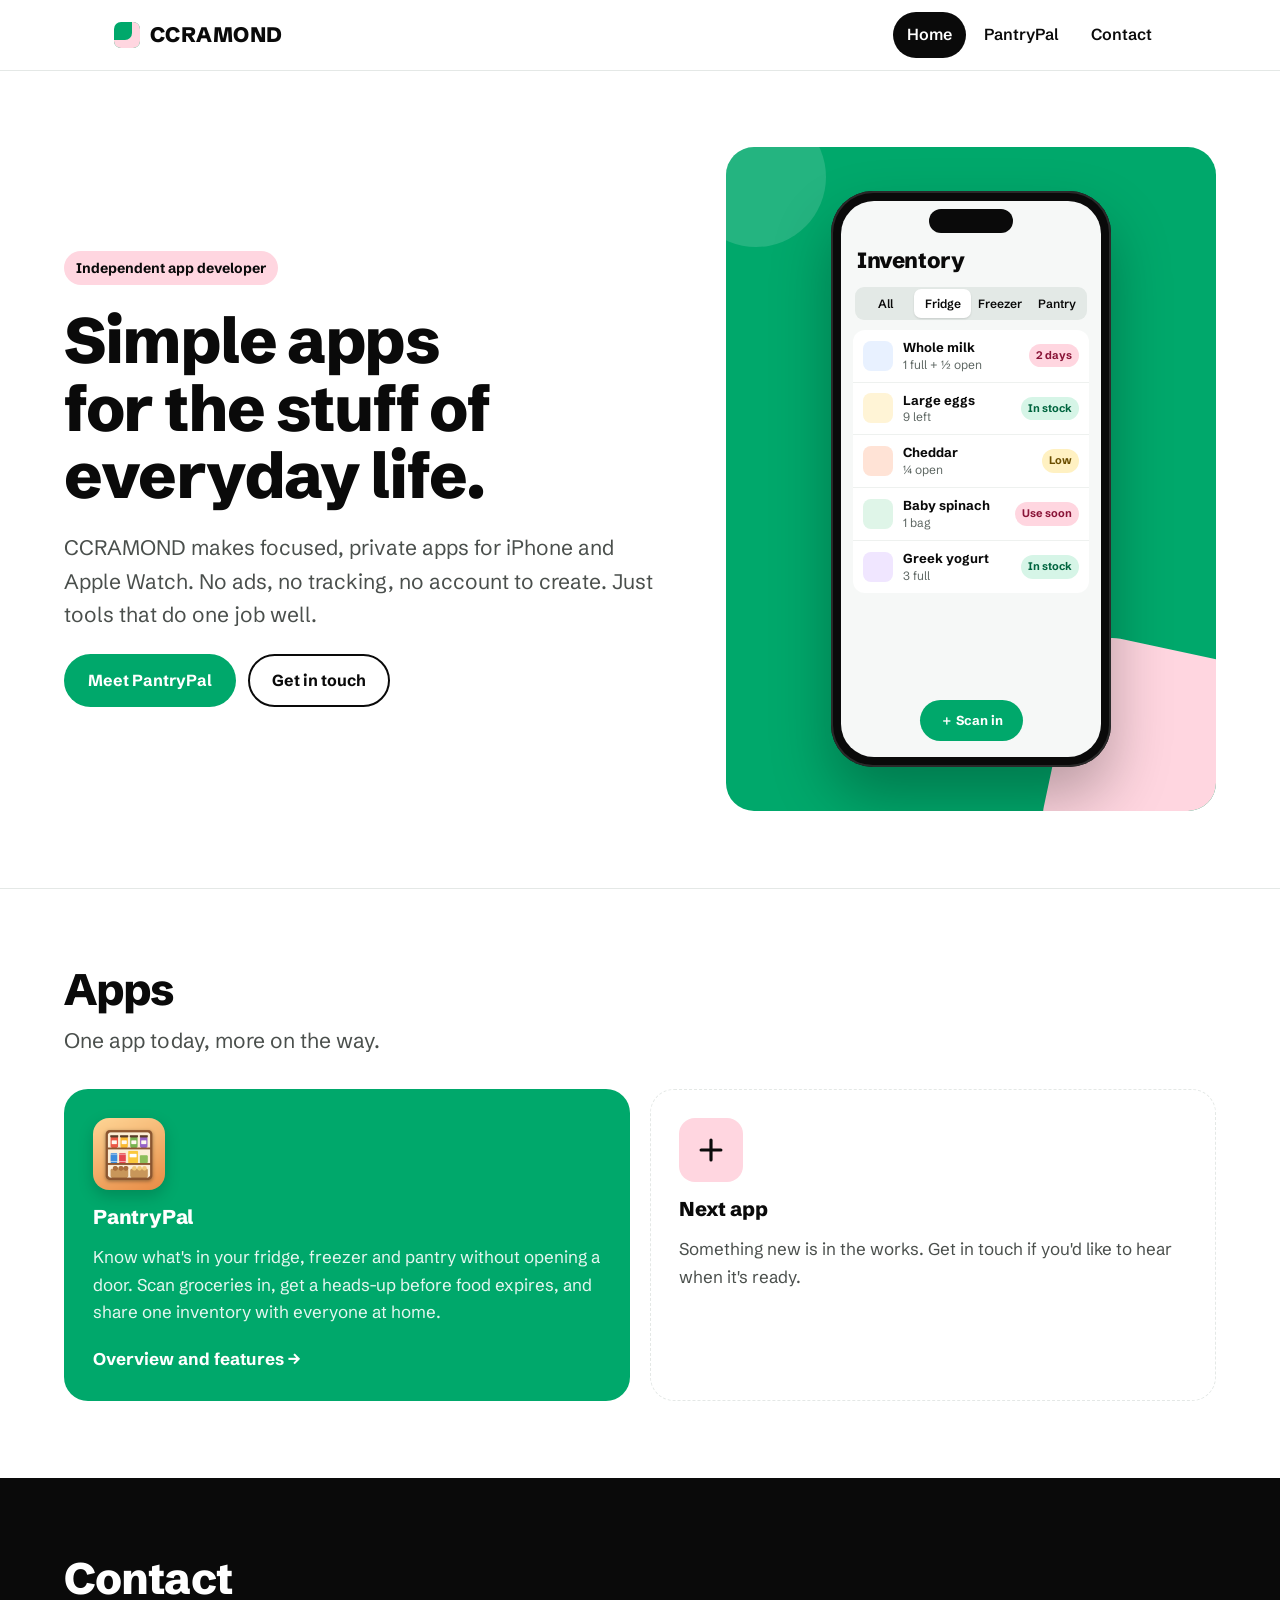
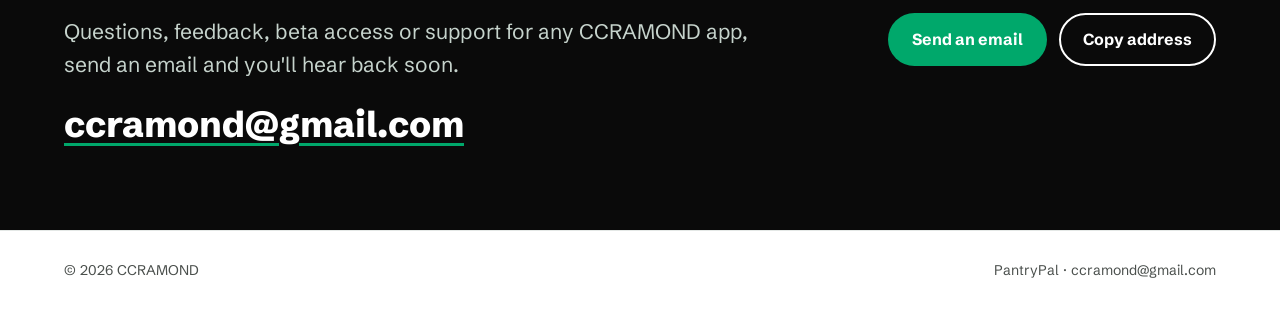
<file: index.html>
<!DOCTYPE html>
<html lang="en">
<head>
<meta charset="utf-8">
<meta name="viewport" content="width=device-width, initial-scale=1">
<title>CCRAMOND | Apps</title>
<meta name="description" content="CCRAMOND builds simple, private apps for everyday life, starting with PantryPal for iPhone and Apple Watch.">
<link rel="preconnect" href="https://fonts.googleapis.com">
<link rel="preconnect" href="https://fonts.gstatic.com" crossorigin>
<link href="https://fonts.googleapis.com/css2?family=Schibsted+Grotesk:wght@400;600;700;800&display=swap" rel="stylesheet">
<link rel="stylesheet" href="style.css">
</head>
<body>

<header>
  <div class="wrap">
    <a class="logo" href="index.html"><i aria-hidden="true"></i>CCRAMOND</a>
    <nav aria-label="Main">
      <a href="index.html" aria-current="page">Home</a>
      <a href="pantrypal.html">PantryPal</a>
      <a href="index.html#contact">Contact</a>
    </nav>
  </div>
</header>

<main>
  <section class="band hero">
    <div class="wrap">
      <div class="copy">
        <span class="tag">Independent app developer</span>
        <h1>Simple apps for the stuff of everyday life.</h1>
        <p class="lead">CCRAMOND makes focused, private apps for iPhone and Apple Watch. No ads, no tracking, no account to create. Just tools that do one job well.</p>
        <div class="row">
          <a class="btn primary" href="pantrypal.html">Meet PantryPal</a>
          <a class="btn ghost" href="#contact">Get in touch</a>
        </div>
      </div>

      <div class="stage" aria-hidden="true">
        <div class="phone">
          <div class="screen">
            <div class="island"></div>
            <div class="bar"><b>Inventory</b></div>
            <div class="seg"><span>All</span><span class="on">Fridge</span><span>Freezer</span><span>Pantry</span></div>
            <div class="list">
              <div class="item"><span class="dot" style="background:#e8f1ff"></span><div><strong>Whole milk</strong><small>1 full + ½ open</small></div><span class="badge b-warn">2 days</span></div>
              <div class="item"><span class="dot" style="background:#fff4d6"></span><div><strong>Large eggs</strong><small>9 left</small></div><span class="badge b-ok">In stock</span></div>
              <div class="item"><span class="dot" style="background:#ffe3d6"></span><div><strong>Cheddar</strong><small>¼ open</small></div><span class="badge b-low">Low</span></div>
              <div class="item"><span class="dot" style="background:#dff5e8"></span><div><strong>Baby spinach</strong><small>1 bag</small></div><span class="badge b-warn">Use soon</span></div>
              <div class="item"><span class="dot" style="background:#f0e6ff"></span><div><strong>Greek yogurt</strong><small>3 full</small></div><span class="badge b-ok">In stock</span></div>
            </div>
            <div class="fab">＋ Scan in</div>
          </div>
        </div>
      </div>
    </div>
  </section>

  <section class="band" id="apps" style="border-top:1px solid var(--line)">
    <div class="wrap">
      <h2>Apps</h2>
      <p class="lead" style="margin-top:12px">One app today, more on the way.</p>
      <div class="apps">
        <a class="app feature" href="pantrypal.html">
          <img class="appicon" src="images/pantrypal-icon.png" width="72" height="72" alt="PantryPal app icon">
          <h3>PantryPal</h3>
          <p>Know what's in your fridge, freezer and pantry without opening a door. Scan groceries in, get a heads-up before food expires, and share one inventory with everyone at home.</p>
          <span class="more">Overview and features →</span>
        </a>
        <div class="app soon">
          <span class="icon" style="background:var(--pink)">
            <svg viewBox="0 0 40 40" width="36" height="36" aria-hidden="true"><path d="M20 9v22M9 20h22" stroke="currentColor" stroke-width="3.5" stroke-linecap="round" style="color:var(--pink-ink)"/></svg>
          </span>
          <h3>Next app</h3>
          <p>Something new is in the works. Get in touch if you'd like to hear when it's ready.</p>
        </div>
      </div>
    </div>
  </section>

  <section class="band contact" id="contact">
    <div class="wrap box">
      <div style="display:grid;gap:14px">
        <h2>Contact</h2>
        <p class="lead">Questions, feedback, beta access or support for any CCRAMOND app, send an email and you'll hear back soon.</p>
        <a class="mail" href="mailto:ccramond@gmail.com">ccramond@gmail.com</a>
      </div>
      <div style="display:grid;gap:10px;justify-items:start">
        <div class="row">
          <a class="btn primary" href="mailto:ccramond@gmail.com?subject=Hello%20from%20ccramond.com">Send an email</a>
          <button class="btn ghost" id="copy" type="button">Copy address</button>
        </div>
        <p class="note" id="copied" aria-live="polite"></p>
      </div>
    </div>
  </section>
</main>

<footer>
  <div class="wrap">
    <span>© <span id="yr">2026</span> CCRAMOND</span>
    <span><a href="pantrypal.html">PantryPal</a> · <a href="mailto:ccramond@gmail.com">ccramond@gmail.com</a></span>
  </div>
</footer>

<script>
{
  const yr = document.getElementById('yr');
  yr.textContent = new Date().getFullYear();
  const btn = document.getElementById('copy'), note = document.getElementById('copied');
  btn.addEventListener('click', async () => {
    try { await navigator.clipboard.writeText('ccramond@gmail.com'); note.textContent = 'Copied to clipboard.'; }
    catch (e) { note.textContent = 'Copy failed. The address is ccramond@gmail.com'; }
  });
}
</script>
</body>
</html>
</file>
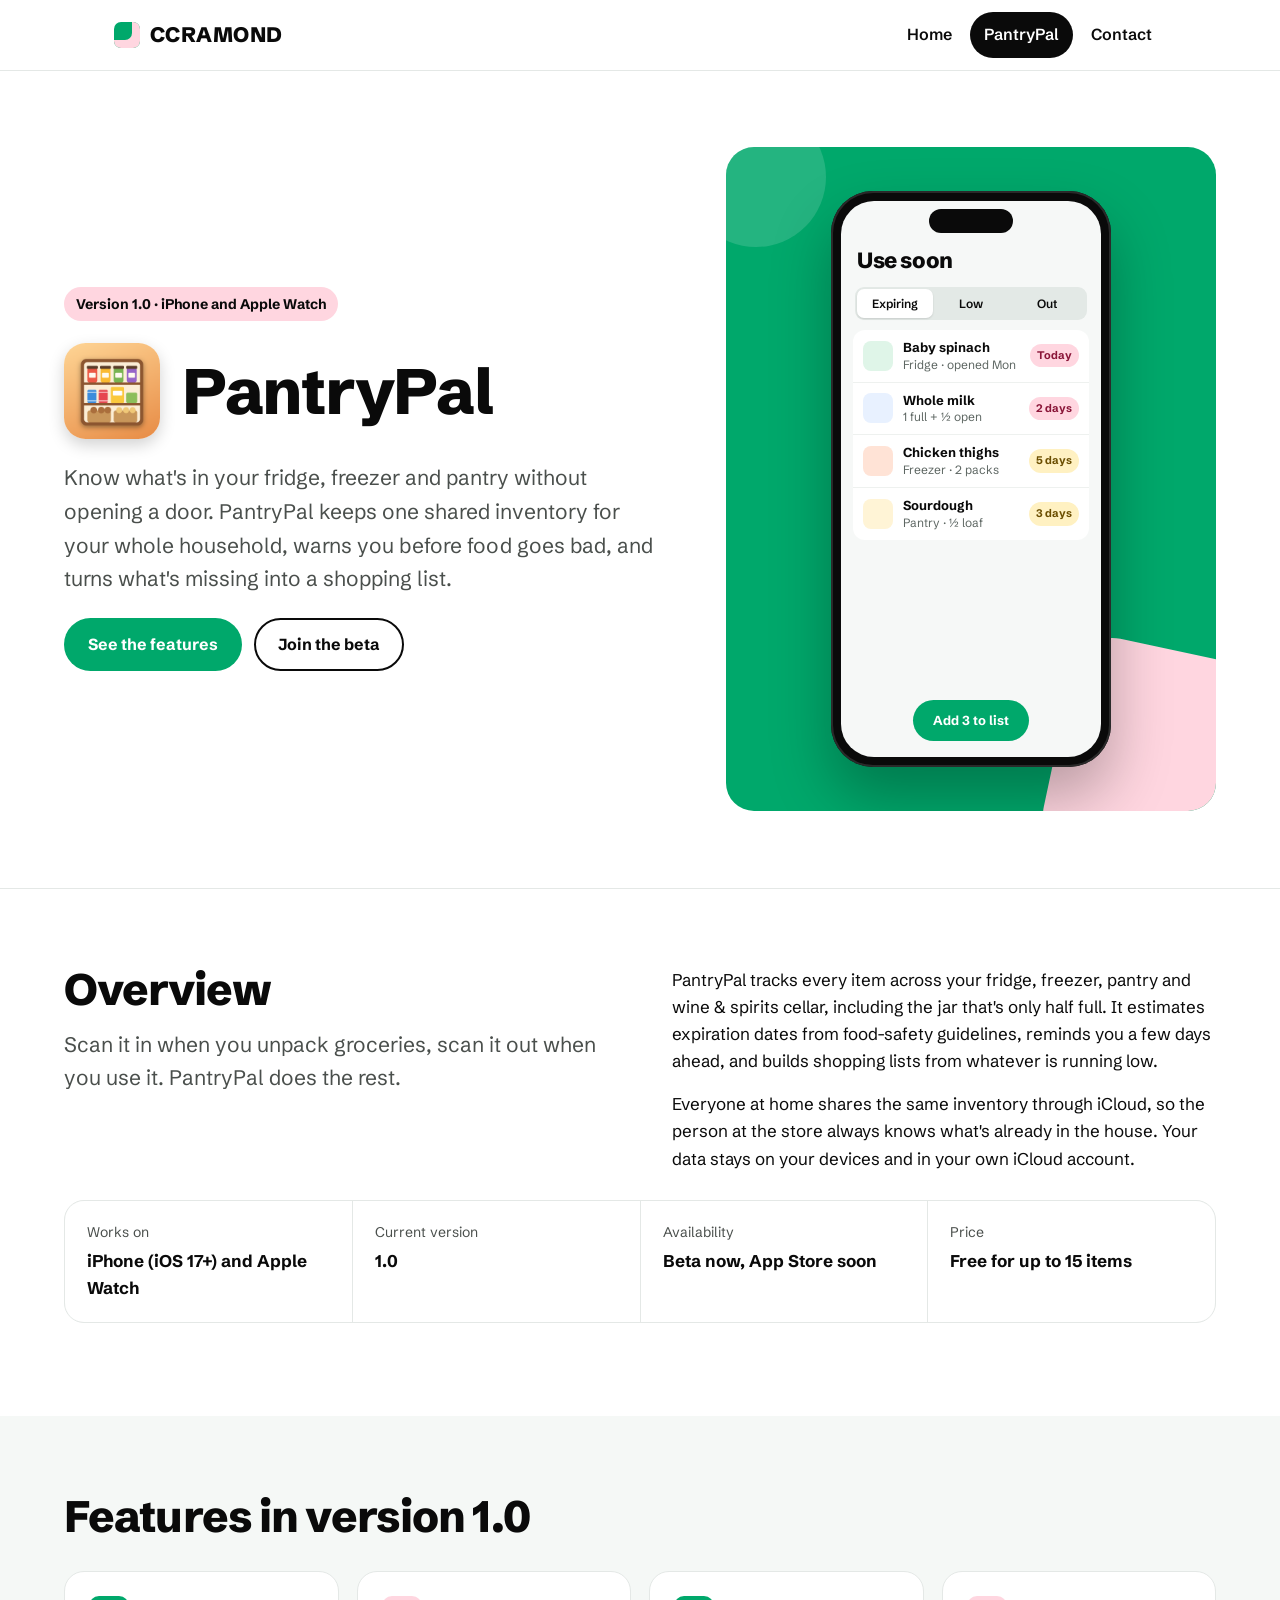
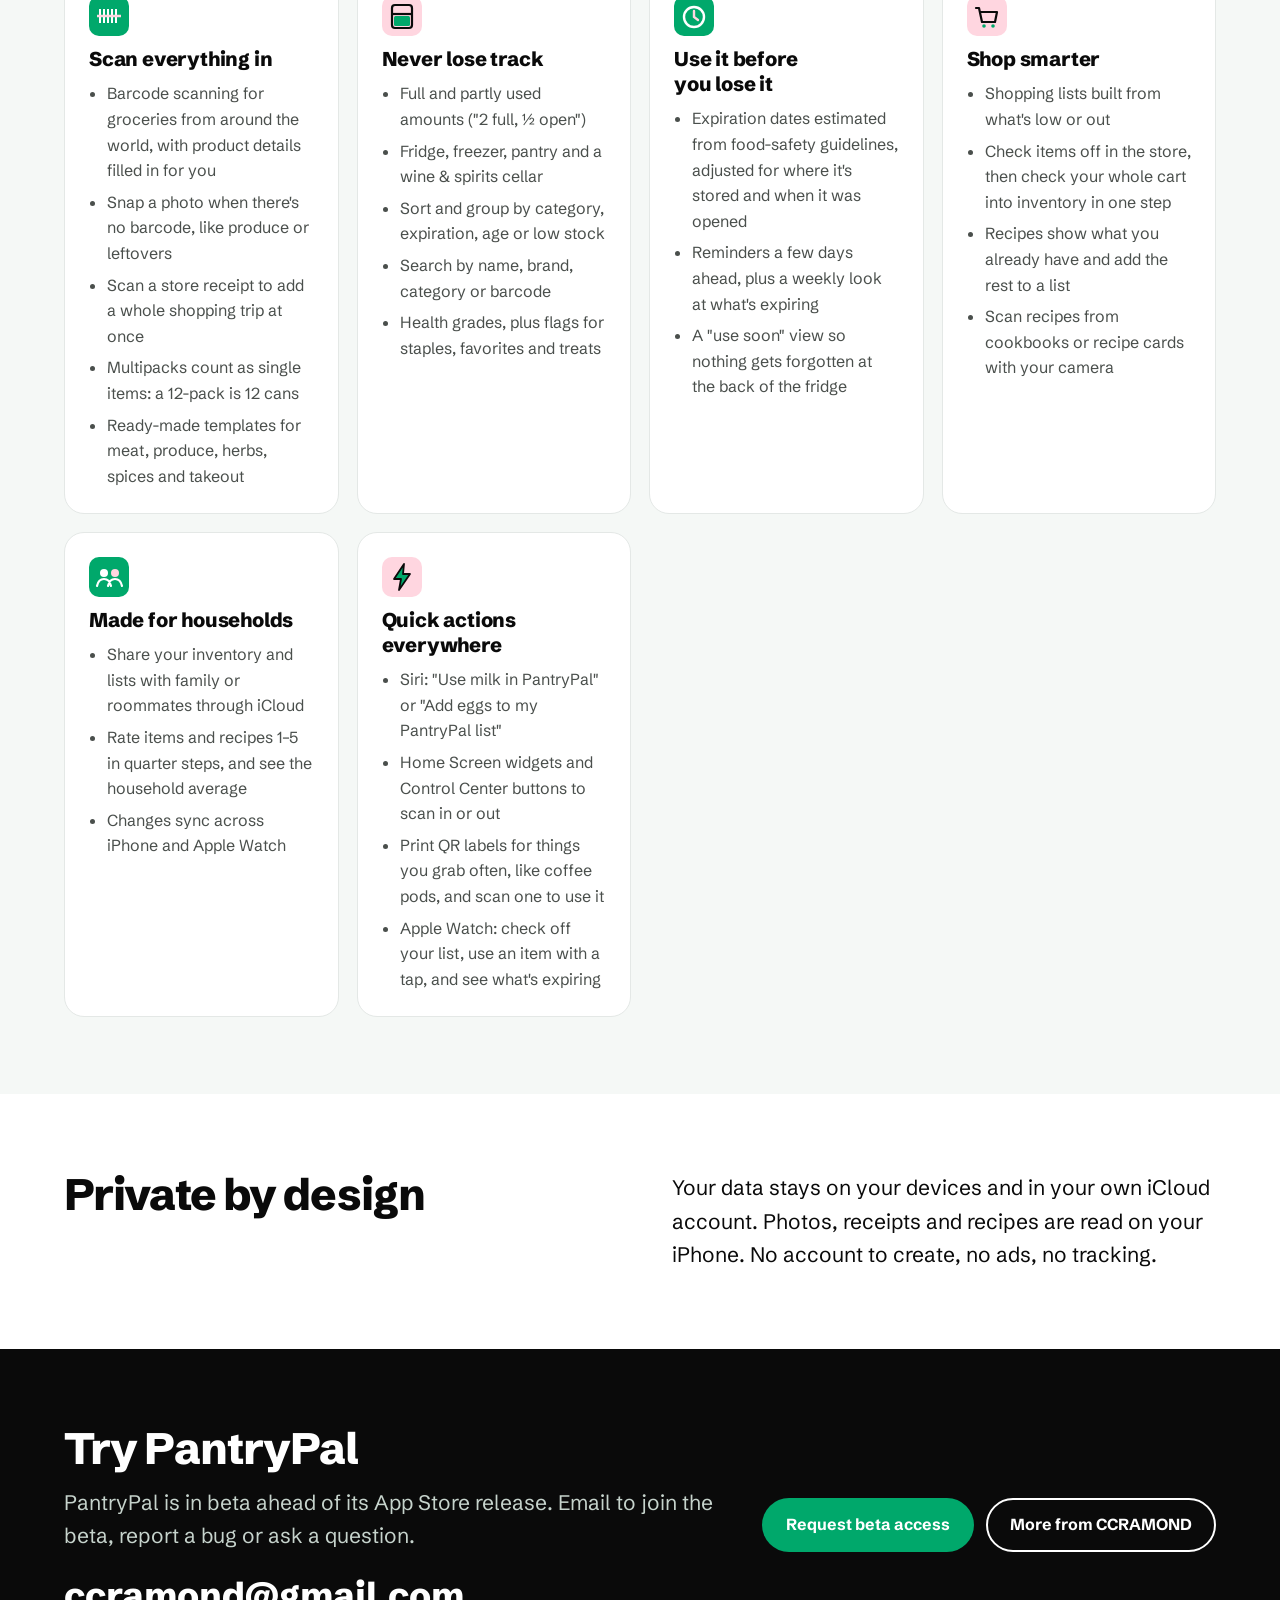
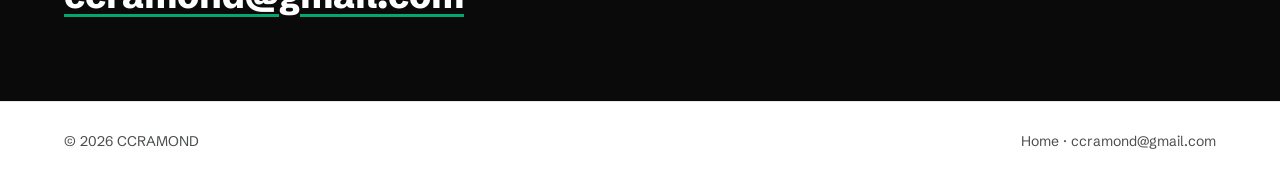
<file: pantrypal.html>
<!DOCTYPE html>
<html lang="en">
<head>
<meta charset="utf-8">
<meta name="viewport" content="width=device-width, initial-scale=1">
<title>PantryPal | CCRAMOND</title>
<meta name="description" content="PantryPal keeps one shared inventory of your fridge, freezer and pantry, warns you before food expires, and turns what's missing into a shopping list.">
<link rel="preconnect" href="https://fonts.googleapis.com">
<link rel="preconnect" href="https://fonts.gstatic.com" crossorigin>
<link href="https://fonts.googleapis.com/css2?family=Schibsted+Grotesk:wght@400;600;700;800&display=swap" rel="stylesheet">
<link rel="stylesheet" href="style.css">
<link rel="icon" type="image/png" href="images/pantrypal-favicon.png">
<link rel="apple-touch-icon" href="images/pantrypal-touch-icon.png">
</head>
<body>

<header>
  <div class="wrap">
    <a class="logo" href="index.html"><i aria-hidden="true"></i>CCRAMOND</a>
    <nav aria-label="Main">
      <a href="index.html">Home</a>
      <a href="pantrypal.html" aria-current="page">PantryPal</a>
      <a href="index.html#contact">Contact</a>
    </nav>
  </div>
</header>

<main>
  <section class="band hero">
    <div class="wrap">
      <div class="copy">
        <span class="tag">Version 1.0 · iPhone and Apple Watch</span>
        <div class="title-row">
          <img class="appicon big" src="images/pantrypal-icon.png" width="96" height="96" alt="PantryPal app icon">
          <h1>PantryPal</h1>
        </div>
        <p class="lead">Know what's in your fridge, freezer and pantry without opening a door. PantryPal keeps one shared inventory for your whole household, warns you before food goes bad, and turns what's missing into a shopping list.</p>
        <div class="row">
          <a class="btn primary" href="#features">See the features</a>
          <a class="btn ghost" href="mailto:ccramond@gmail.com?subject=PantryPal%20beta">Join the beta</a>
        </div>
      </div>

      <div class="stage" aria-hidden="true">
        <div class="phone">
          <div class="screen">
            <div class="island"></div>
            <div class="bar"><b>Use soon</b></div>
            <div class="seg"><span class="on">Expiring</span><span>Low</span><span>Out</span></div>
            <div class="list">
              <div class="item"><span class="dot" style="background:#dff5e8"></span><div><strong>Baby spinach</strong><small>Fridge · opened Mon</small></div><span class="badge b-warn">Today</span></div>
              <div class="item"><span class="dot" style="background:#e8f1ff"></span><div><strong>Whole milk</strong><small>1 full + ½ open</small></div><span class="badge b-warn">2 days</span></div>
              <div class="item"><span class="dot" style="background:#ffe3d6"></span><div><strong>Chicken thighs</strong><small>Freezer · 2 packs</small></div><span class="badge b-low">5 days</span></div>
              <div class="item"><span class="dot" style="background:#fff4d6"></span><div><strong>Sourdough</strong><small>Pantry · ½ loaf</small></div><span class="badge b-low">3 days</span></div>
            </div>
            <div class="fab">Add 3 to list</div>
          </div>
        </div>
      </div>
    </div>
  </section>

  <section class="band" style="border-top:1px solid var(--line)">
    <div class="wrap split">
      <div class="copy">
        <h2>Overview</h2>
        <p class="lead">Scan it in when you unpack groceries, scan it out when you use it. PantryPal does the rest.</p>
      </div>
      <div class="copy">
        <p>PantryPal tracks every item across your fridge, freezer, pantry and wine &amp; spirits cellar, including the jar that's only half full. It estimates expiration dates from food-safety guidelines, reminds you a few days ahead, and builds shopping lists from whatever is running low.</p>
        <p>Everyone at home shares the same inventory through iCloud, so the person at the store always knows what's already in the house. Your data stays on your devices and in your own iCloud account.</p>
      </div>
    </div>
    <div class="wrap">
      <dl class="facts">
        <div><dt>Works on</dt><dd>iPhone (iOS 17+) and Apple Watch</dd></div>
        <div><dt>Current version</dt><dd>1.0</dd></div>
        <div><dt>Availability</dt><dd>Beta now, App Store soon</dd></div>
        <div><dt>Price</dt><dd>Free for up to 15 items</dd></div>
      </dl>
    </div>
  </section>

  <section class="band" id="features" style="background:var(--card)">
    <div class="wrap">
      <h2>Features in version 1.0</h2>
      <div class="features">
        <article class="feat" style="background:var(--bg)">
          <svg viewBox="0 0 40 40" aria-hidden="true"><rect width="40" height="40" rx="10" fill="#00a86b"/><path d="M11 13v14M15 13v14M19 13v14M23 13v14M27 13v14" stroke="#fff" stroke-width="2"/><path d="M8 20h24" stroke="#ffd6e0" stroke-width="2.5"/></svg>
          <h3>Scan everything in</h3>
          <ul>
            <li>Barcode scanning for groceries from around the world, with product details filled in for you</li>
            <li>Snap a photo when there's no barcode, like produce or leftovers</li>
            <li>Scan a store receipt to add a whole shopping trip at once</li>
            <li>Multipacks count as single items: a 12-pack is 12 cans</li>
            <li>Ready-made templates for meat, produce, herbs, spices and takeout</li>
          </ul>
        </article>
        <article class="feat" style="background:var(--bg)">
          <svg viewBox="0 0 40 40" aria-hidden="true"><rect width="40" height="40" rx="10" fill="#ffd6e0"/><rect x="10" y="9" width="20" height="23" rx="3" fill="none" stroke="#0a0a0a" stroke-width="2.2"/><path d="M10 18h20" stroke="#0a0a0a" stroke-width="2.2"/><rect x="12" y="20" width="16" height="10" rx="1.5" fill="#00a86b"/></svg>
          <h3>Never lose track</h3>
          <ul>
            <li>Full and partly used amounts ("2 full, ½ open")</li>
            <li>Fridge, freezer, pantry and a wine &amp; spirits cellar</li>
            <li>Sort and group by category, expiration, age or low stock</li>
            <li>Search by name, brand, category or barcode</li>
            <li>Health grades, plus flags for staples, favorites and treats</li>
          </ul>
        </article>
        <article class="feat" style="background:var(--bg)">
          <svg viewBox="0 0 40 40" aria-hidden="true"><rect width="40" height="40" rx="10" fill="#00a86b"/><circle cx="20" cy="21" r="10" fill="none" stroke="#fff" stroke-width="2.4"/><path d="M20 15v6l4 3" stroke="#ffd6e0" stroke-width="2.4" stroke-linecap="round" fill="none"/></svg>
          <h3>Use it before you lose it</h3>
          <ul>
            <li>Expiration dates estimated from food-safety guidelines, adjusted for where it's stored and when it was opened</li>
            <li>Reminders a few days ahead, plus a weekly look at what's expiring</li>
            <li>A "use soon" view so nothing gets forgotten at the back of the fridge</li>
          </ul>
        </article>
        <article class="feat" style="background:var(--bg)">
          <svg viewBox="0 0 40 40" aria-hidden="true"><rect width="40" height="40" rx="10" fill="#ffd6e0"/><path d="M9 12h3l3 14h13l2-10H14" fill="none" stroke="#0a0a0a" stroke-width="2.2" stroke-linejoin="round" stroke-linecap="round"/><circle cx="17" cy="30" r="1.8" fill="#00a86b"/><circle cx="26" cy="30" r="1.8" fill="#00a86b"/></svg>
          <h3>Shop smarter</h3>
          <ul>
            <li>Shopping lists built from what's low or out</li>
            <li>Check items off in the store, then check your whole cart into inventory in one step</li>
            <li>Recipes show what you already have and add the rest to a list</li>
            <li>Scan recipes from cookbooks or recipe cards with your camera</li>
          </ul>
        </article>
        <article class="feat" style="background:var(--bg)">
          <svg viewBox="0 0 40 40" aria-hidden="true"><rect width="40" height="40" rx="10" fill="#00a86b"/><circle cx="15" cy="16" r="4" fill="#fff"/><circle cx="26" cy="16" r="4" fill="#ffd6e0"/><path d="M8 29c1-5 4-7 7-7s6 2 7 7M19 29c1-5 4-7 7-7s6 2 7 7" fill="none" stroke="#fff" stroke-width="2.2" stroke-linecap="round"/></svg>
          <h3>Made for households</h3>
          <ul>
            <li>Share your inventory and lists with family or roommates through iCloud</li>
            <li>Rate items and recipes 1–5 in quarter steps, and see the household average</li>
            <li>Changes sync across iPhone and Apple Watch</li>
          </ul>
        </article>
        <article class="feat" style="background:var(--bg)">
          <svg viewBox="0 0 40 40" aria-hidden="true"><rect width="40" height="40" rx="10" fill="#ffd6e0"/><path d="M22 7L12 22h7l-2 11 11-16h-7z" fill="#00a86b" stroke="#0a0a0a" stroke-width="1.8" stroke-linejoin="round"/></svg>
          <h3>Quick actions everywhere</h3>
          <ul>
            <li>Siri: "Use milk in PantryPal" or "Add eggs to my PantryPal list"</li>
            <li>Home Screen widgets and Control Center buttons to scan in or out</li>
            <li>Print QR labels for things you grab often, like coffee pods, and scan one to use it</li>
            <li>Apple Watch: check off your list, use an item with a tap, and see what's expiring</li>
          </ul>
        </article>
      </div>
    </div>
  </section>

  <section class="band">
    <div class="wrap split">
      <div class="copy">
        <h2>Private by design</h2>
      </div>
      <div class="copy">
        <p class="lead" style="color:var(--ink)">Your data stays on your devices and in your own iCloud account. Photos, receipts and recipes are read on your iPhone. No account to create, no ads, no tracking.</p>
      </div>
    </div>
  </section>

  <section class="band contact">
    <div class="wrap box">
      <div style="display:grid;gap:14px">
        <h2>Try PantryPal</h2>
        <p class="lead">PantryPal is in beta ahead of its App Store release. Email to join the beta, report a bug or ask a question.</p>
        <a class="mail" href="mailto:ccramond@gmail.com?subject=PantryPal">ccramond@gmail.com</a>
      </div>
      <div class="row">
        <a class="btn primary" href="mailto:ccramond@gmail.com?subject=PantryPal%20beta">Request beta access</a>
        <a class="btn ghost" href="index.html">More from CCRAMOND</a>
      </div>
    </div>
  </section>
</main>

<footer>
  <div class="wrap">
    <span>© <span id="yr">2026</span> CCRAMOND</span>
    <span><a href="index.html">Home</a> · <a href="mailto:ccramond@gmail.com">ccramond@gmail.com</a></span>
  </div>
</footer>

<script>
{ document.getElementById('yr').textContent = new Date().getFullYear(); }
</script>
</body>
</html>
</file>
<file: style.css>
/*
VOICE: calm, confident indie studio; a few words, lots of air.
IDEA: the pantry shelf label: crisp blocks of colour, bold type, items in tidy rows.
PICTURE: an iPhone showing PantryPal's inventory, drawn in HTML so it stays sharp.
COLOUR and TYPE: white, emerald #00a86b, pale pink #ffd6e0, black; night #04140d. Schibsted Grotesk.
LAYOUT: full-width bands cut into rectangles; content up to 1180px; stacks below 760px.
*/
:root{color-scheme:light dark;
  --bg:light-dark(#ffffff,#04140d);
  --ink:light-dark(#0a0a0a,#eef7f2);
  --soft:light-dark(#4a4f4c,#a9bfb3);
  --line:light-dark(#e4e8e6,#163326);
  --card:light-dark(#f5f8f6,#0a2318);
  --green:#00a86b;--green-ink:#ffffff;
  --pink:light-dark(#ffd6e0,#3a1d26);--pink-ink:light-dark(#0a0a0a,#ffd6e0);
  --deep:light-dark(#0a0a0a,#000c07)}
:root[data-theme=light]{color-scheme:light}:root[data-theme=dark]{color-scheme:dark}
*{box-sizing:border-box;min-width:0}
html{scroll-padding-top:80px;scroll-behavior:smooth}
@media(prefers-reduced-motion:reduce){html{scroll-behavior:auto}*{animation:none!important;transition:none!important}}
body{margin:0;background:var(--bg);color:var(--ink);font:17px/1.6 "Schibsted Grotesk",system-ui,-apple-system,"Segoe UI",sans-serif;overflow-x:clip}
a{color:inherit}
.wrap{max-width:1180px;margin:0 auto}
.band{padding:clamp(40px,6vw,88px) max(5vw,18px)}
h1,h2,h3{font-weight:800;line-height:1.05;margin:0;text-wrap:balance;letter-spacing:-.02em}
h1{font-size:clamp(38px,6vw,64px)}
h2{font-size:clamp(30px,4vw,44px)}
h3{font-size:20px;line-height:1.25;letter-spacing:-.01em}
p{margin:0}
.lead{font-size:clamp(18px,2vw,21px);color:var(--soft);max-width:34em}

/* header */
header{position:sticky;top:0;z-index:10;background:color-mix(in srgb,var(--bg) 88%,transparent);backdrop-filter:blur(10px);border-bottom:1px solid var(--line)}
header .wrap{display:flex;align-items:center;justify-content:space-between;gap:12px;flex-wrap:wrap;padding:12px max(5vw,18px)}
.logo{font-weight:800;font-size:21px;letter-spacing:.02em;text-decoration:none;display:flex;align-items:center;gap:10px}
.logo i{width:26px;height:26px;border-radius:7px;background:var(--green);display:inline-block;box-shadow:inset -8px -8px 0 var(--pink)}
nav{display:flex;gap:4px;flex-wrap:wrap}
nav a{text-decoration:none;font-weight:600;font-size:16px;padding:10px 14px;border-radius:999px;min-height:44px;display:inline-flex;align-items:center}
nav a:hover{background:var(--card)}
nav a[aria-current=page]{background:var(--ink);color:var(--bg)}
a:focus-visible,button:focus-visible{outline:3px solid var(--green);outline-offset:3px}

/* buttons */
.btn{display:inline-flex;align-items:center;gap:8px;min-height:48px;padding:12px 22px;border-radius:999px;font:inherit;font-weight:700;font-size:16px;text-decoration:none;border:2px solid transparent;cursor:pointer}
.btn.primary{background:var(--green);color:var(--green-ink)}
.btn.primary:hover{filter:brightness(1.07)}
.btn.ghost{border-color:currentColor;background:transparent;color:inherit}
.row{display:flex;gap:12px;flex-wrap:wrap;align-items:center}

/* hero */
.hero .wrap{display:grid;grid-template-columns:minmax(0,1.1fr) minmax(0,.9fr);gap:clamp(28px,5vw,64px);align-items:center}
.hero .copy{display:grid;gap:22px}
.tag{display:inline-block;width:max-content;max-width:100%;background:var(--pink);color:var(--pink-ink);font-weight:700;font-size:14px;padding:6px 12px;border-radius:999px}
.stage{background:var(--green);border-radius:28px;padding:clamp(24px,4vw,44px);display:grid;place-items:center;position:relative;overflow:hidden;min-height:440px}
.stage::before{content:"";position:absolute;right:-60px;bottom:-60px;width:220px;height:220px;border-radius:40px;background:var(--pink);transform:rotate(12deg)}
.stage::after{content:"";position:absolute;left:-40px;top:-40px;width:140px;height:140px;border-radius:50%;background:rgba(255,255,255,.14)}

/* phone mock-up */
.phone{position:relative;z-index:1;width:min(280px,100%);aspect-ratio:9/18.5;background:#0a0a0a;border-radius:42px;padding:10px;box-shadow:0 30px 60px rgba(0,0,0,.28),inset 0 0 0 2px #2a2a2a;animation:float 6s ease-in-out infinite}
@keyframes float{50%{transform:translateY(-8px)}}
.screen{height:100%;background:#f6f8f7;color:#0a0a0a;border-radius:33px;overflow:hidden;display:flex;flex-direction:column;font-size:13px}
.island{width:84px;height:24px;background:#0a0a0a;border-radius:20px;margin:8px auto 6px}
.screen .bar{padding:4px 16px 8px}
.screen .bar b{font-size:22px;font-weight:800;letter-spacing:-.02em}
.seg{display:flex;margin:0 14px 10px;background:#e3e9e6;border-radius:9px;padding:2px}
.seg span{flex:1;text-align:center;padding:5px 0;border-radius:7px;font-weight:600;font-size:12px}
.seg span.on{background:#fff;box-shadow:0 1px 2px rgba(0,0,0,.12)}
.list{margin:0 12px;background:#fff;border-radius:12px;overflow:hidden}
.item{display:flex;align-items:center;gap:10px;padding:9px 10px;border-bottom:1px solid #eef1ef}
.item:last-child{border:0}
.dot{width:30px;height:30px;border-radius:8px;flex:none}
.item div{flex:1;line-height:1.3}
.item strong{display:block;font-size:13px}
.item small{color:#5d6662;font-size:12px}
.badge{font-size:11px;font-weight:700;padding:3px 7px;border-radius:999px;white-space:nowrap}
.b-warn{background:#ffd6e0;color:#8a1538}.b-low{background:#fff1c2;color:#6b4e00}.b-ok{background:#d6f5e7;color:#00653f}
.fab{margin:auto auto 16px;background:#00a86b;color:#fff;font-weight:700;padding:10px 20px;border-radius:999px;font-size:13px;display:flex;gap:6px;align-items:center}

/* apps grid */
.apps{display:grid;grid-template-columns:repeat(auto-fit,minmax(min(100%,320px),1fr));gap:20px;margin-top:32px}
.app{border-radius:24px;padding:28px;display:grid;gap:14px;align-content:start;text-decoration:none;border:1px solid var(--line);background:var(--card);transition:transform .2s}
a.app:hover{transform:translateY(-3px)}
.app.feature{background:var(--green);color:var(--green-ink);border-color:transparent}
.app.feature p{color:rgba(255,255,255,.9)}
.app p{color:var(--soft)}
.app .icon{width:64px;height:64px;border-radius:16px;display:grid;place-items:center}
.app .more{font-weight:700;margin-top:6px}
.app.soon{border-style:dashed;background:transparent}
.appicon{display:block;width:72px;height:72px;border-radius:22.5%;box-shadow:0 6px 16px rgba(0,0,0,.18)}
.appicon.big{width:clamp(72px,9vw,96px);height:auto;aspect-ratio:1}
.title-row{display:flex;align-items:center;gap:clamp(14px,2vw,22px);flex-wrap:wrap}

/* split section */
.split{display:grid;grid-template-columns:minmax(0,1fr) minmax(0,1fr);gap:clamp(24px,5vw,64px);align-items:start}
.split .copy{display:grid;gap:16px}

/* features */
.features{display:grid;grid-template-columns:repeat(auto-fit,minmax(min(100%,260px),1fr));gap:18px;margin-top:32px}
.feat{background:var(--card);border:1px solid var(--line);border-radius:20px;padding:24px;display:grid;gap:10px;align-content:start}
.feat svg{width:40px;height:40px}
.feat ul{margin:0;padding-left:18px;color:var(--soft);font-size:16px;display:grid;gap:6px}

/* facts strip */
.facts{display:grid;grid-template-columns:repeat(auto-fit,minmax(min(100%,200px),1fr));gap:1px;background:var(--line);border:1px solid var(--line);border-radius:20px;overflow:hidden;margin-top:28px}
.facts div{background:var(--bg);padding:20px 22px}
.facts dt{font-size:14px;color:var(--soft)}
.facts dd{margin:4px 0 0;font-weight:700}

/* contact */
.contact{background:var(--deep);color:#fff}
.contact .lead{color:#c6d3cc}
.contact .box{display:grid;grid-template-columns:minmax(0,1fr) auto;gap:28px;align-items:center}
.mail{font-size:clamp(22px,3.4vw,36px);font-weight:800;color:#fff;overflow-wrap:anywhere;text-decoration-color:var(--green);text-underline-offset:6px}
.contact .btn.ghost{color:#fff}
.note{font-size:14px;color:#9fb3a8;min-height:1.4em}

/* footer */
footer{padding:28px max(5vw,18px);border-top:1px solid var(--line);color:var(--soft);font-size:14px}
footer .wrap{display:flex;justify-content:space-between;gap:12px;flex-wrap:wrap}
footer a{text-decoration:none}

@media(max-width:760px){
  .hero .wrap,.split,.contact .box{grid-template-columns:minmax(0,1fr)}
  .stage{min-height:0}
  nav a{padding:10px 12px}
}
</file>
